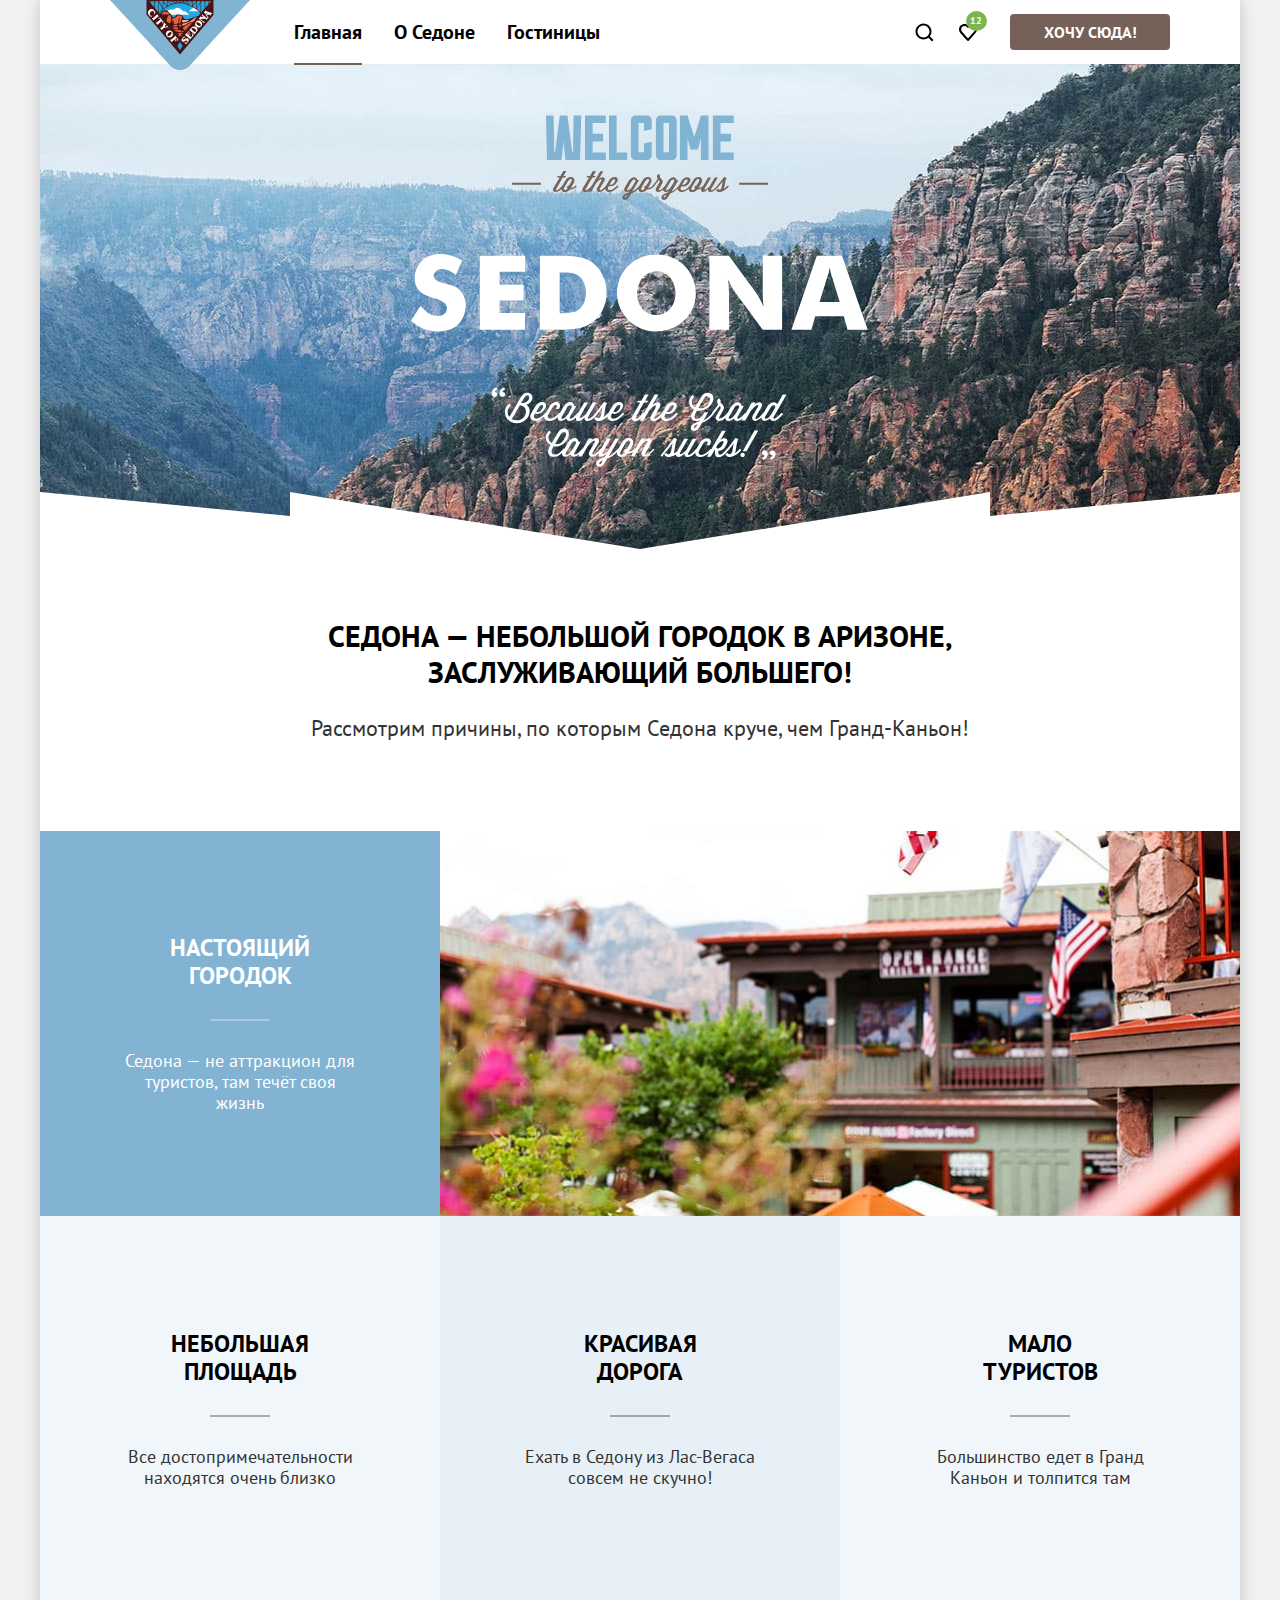
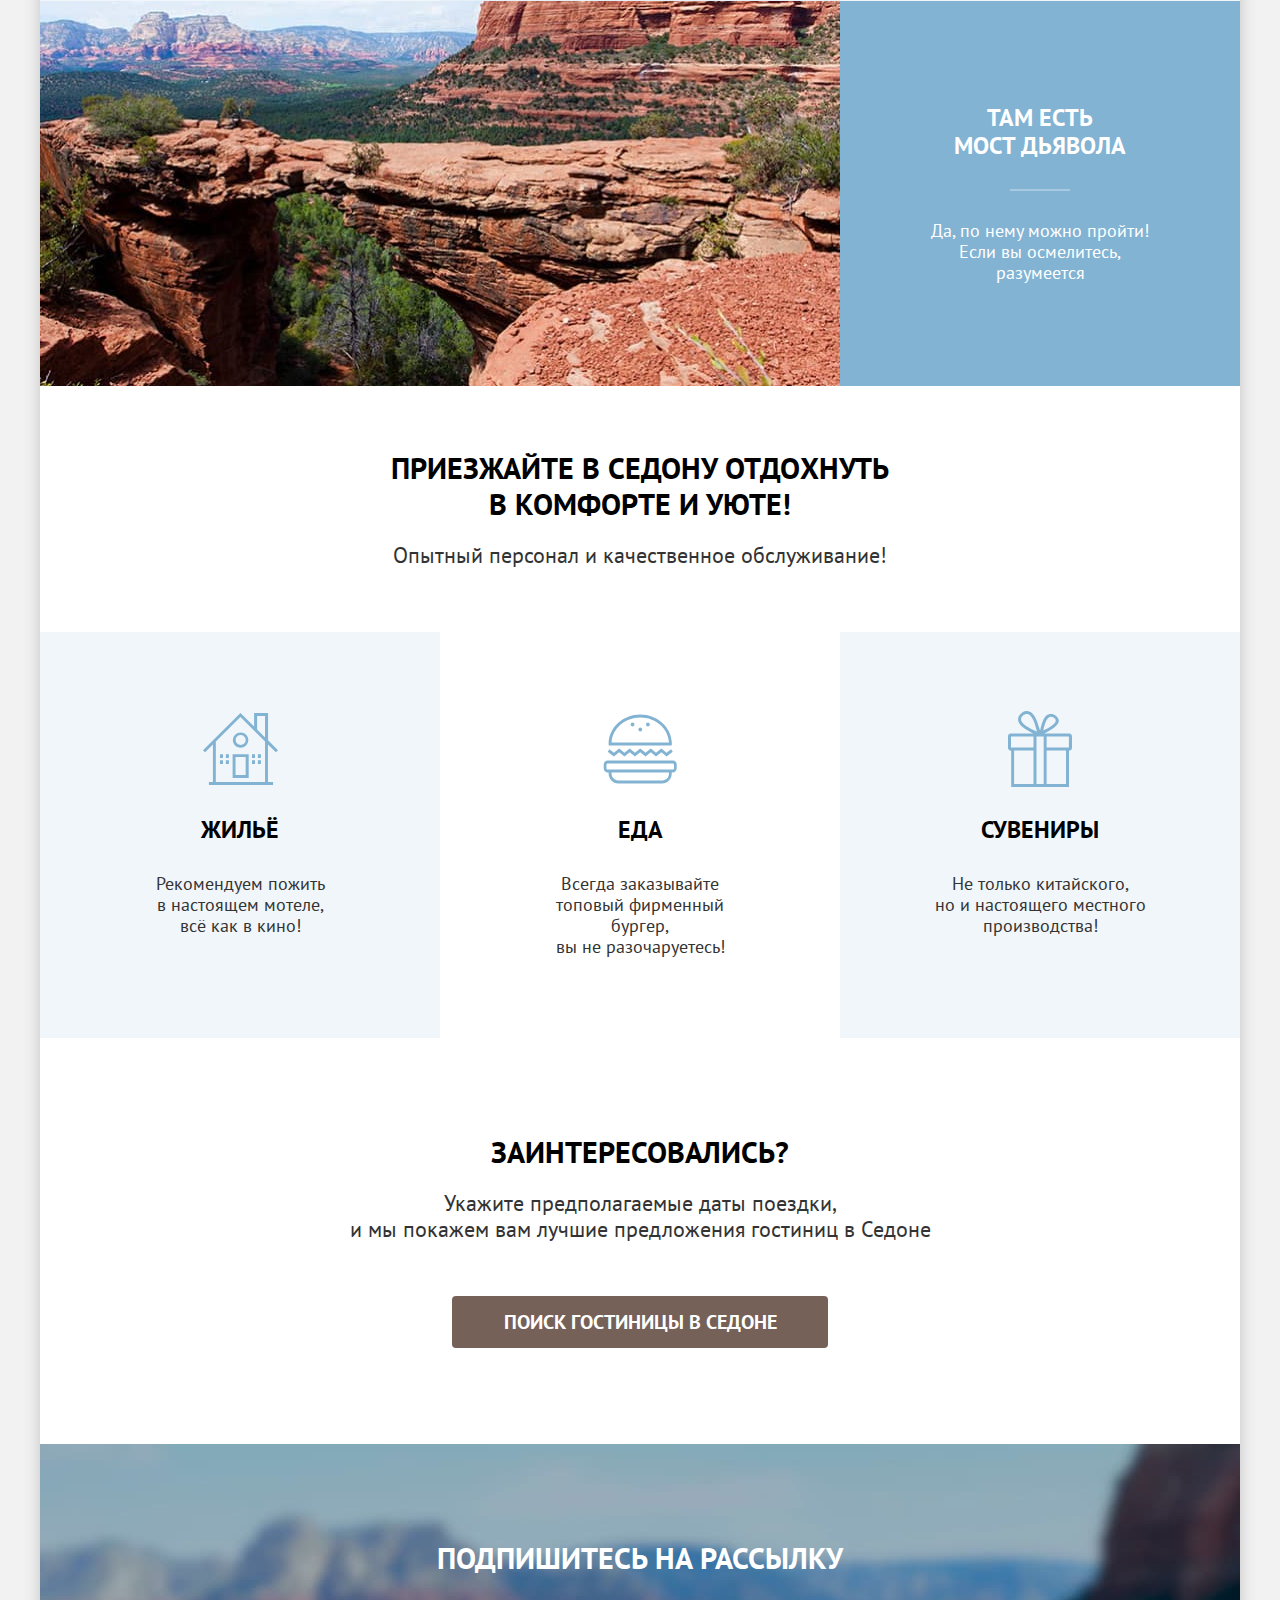
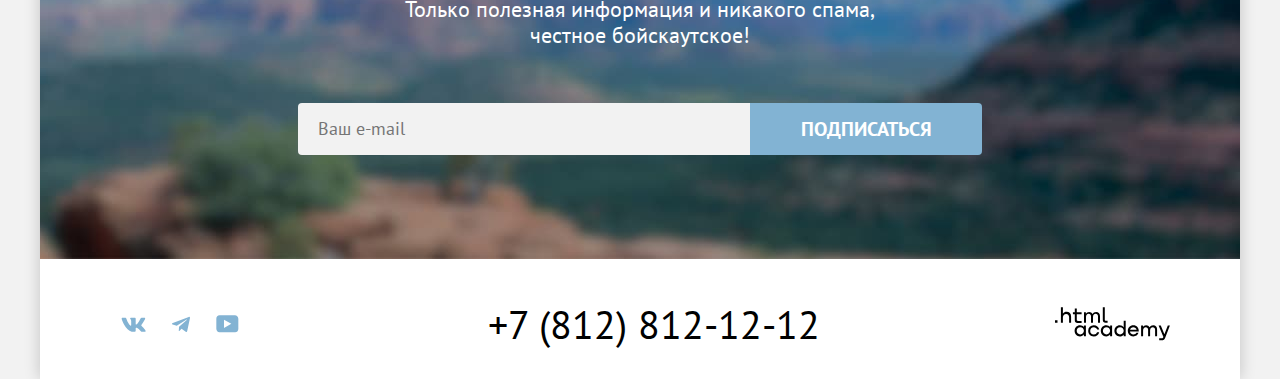
<file: index.html>
<!DOCTYPE html>
<html lang="ru">

  <head>
    <meta charset="utf-8">
    <title>HTML Academy: Седона</title>
    <link rel="icon" href="favicon.ico">
    <link rel="icon" type="image/png" href="images/favicon/favicon.png">
    <link rel="stylesheet" href="styles/styles.css">
  </head>

  <body>

    <div class="wrapper-body">

      <header class="page-header">
        <a class="logo-container">
          <img class="header-logo" src="images/logo/logo-sedona.svg" width="140" height="70" alt="Логотип Седона">
        </a>
        <nav class="navigation">
          <ul class="navigation-list">
            <li class="navigation-item">
              <a class="navigation-link navigation-link-current">Главная</a>
            </li>
            <li class="navigation-item">
              <a class="navigation-link" href="#">О седоне</a>
            </li>
            <li class="navigation-item">
              <a class="navigation-link" href="catalog.html">Гостиницы</a>
            </li>
          </ul>
        </nav>
        <ul class="navigation-list navigation-user">
          <li class="navigation-user-icon">
            <a class="navigation-icon search-icon" href="#">
              <span class="visually-hidden">Поиск</span>
            </a>
          </li>
          <li class="navigation-user-icon ">
            <a class="navigation-icon favorite-icon" href="#">
              <span class="visually-hidden">Избранное</span>
              <span class="favorite-text">12</span>
            </a>
          </li>
        </ul>
        <div class="button-header-container">
          <a class="button header-link-button" href="#">Хочу сюда!</a>
        </div>
      </header>

      <main class="main-container">
        <div class="page-container">
          <section class="hero">
            <h1 class="visually-hidden">Седона</h1>
            <img class="title-hero" src="/images/welcome.svg" width="458" height="352"
              alt="Welcome to the gorgeous Sedona, because the Grand Canyon sucks!">
          </section>

          <section class="reason">
            <div class="reason-header-container">
              <h2 class="reason-header-title">Седона — небольшой городок в Аризоне,<br>
                заслуживающий большего!</h2>
              <p class="reason-header-text">Рассмотрим причины, по которым Седона
                круче, чем Гранд-Каньон!</p>
            </div>
            <ul class="reason-list">
              <li class="reason-photo-item background-blue">
                <div class="wrapper-card">
                  <h3 class="reason-heading white">Настоящий<br>городок</h3>
                  <p class="reason-text white">Седона — не аттракцион для туристов,
                    там течёт своя жизнь</p>
                </div>
                <img class="reason-card-photo" src="/images/photo-1.jpg" width="800" height="384"
                  alt="Домики на фоне гор">
              </li>
              <li class="reason-item background-light-gray ">
                <h3 class="reason-heading">Небольшая<br>площадь</h3>
                <p class="reason-text">Все достопримечательности находятся очень близко</p>
              </li>
              <li class="reason-item background-gray">
                <h3 class="reason-heading">Красивая<br> дорога</h3>
                <p class="reason-text">Ехать в Седону из Лас-Вегаса совсем не скучно!</p>
              </li>
              <li class="reason-item background-light-gray ">
                <h3 class="reason-heading">Мало<br>туристов</h3>
                <p class="reason-text">Большинство едет в Гранд Каньон и толпится там</p>
              </li>
              <li class="reason-photo-item background-blue reverse-card">
                <div class="wrapper-card">
                  <h3 class="reason-heading white">Там есть<br>мост дьявола</h3>
                  <p class="reason-text white">Да, по нему можно пройти! Если вы осмелитесь, разумеется</p>
                </div>
                <img src="/images/photo-2.jpg" width="800" height="385" alt="Каньон, горы">
              </li>
            </ul>
          </section>

          <section class="advantages">
            <div class="advantages-header-container">
              <h2 class="advantages-header-title">Приезжайте в Седону отдохнуть<br>
                в комфорте и уюте!</h2>
              <p class="advantages-header-text">Опытный персонал и качественное обслуживание!</p>
            </div>
            <ul class="advantages-list">
              <li class="advantages-item background-light-gray house-icon">
                <h3 class="advantages-heading">Жильё</h3>
                <p class="advantages-text">Рекомендуем пожить<br> в настоящем мотеле,<br>
                  всё как в кино!</p>
              </li>
              <li class="advantages-item background-white burger-icon">
                <h3 class="advantages-heading">Еда</h3>
                <p class="advantages-text">Всегда заказывайте<br> топовый фирменный бургер,<br>
                  вы не разочаруетесь!</p>
              </li>
              <li class="advantages-item background-light-gray souvenir-icon">
                <h3 class="advantages-heading">Сувениры</h3>
                <p class="advantages-text">Не только китайского,<br> но и настоящего
                  местного<br>производства!</p>
              </li>
            </ul>
          </section>

          <section class="search">
            <h2 class="search-heading">Заинтересовались?</h2>
            <p class="search-text">Укажите предполагаемые даты поездки,<br>
              и мы покажем вам лучшие предложения гостиниц в Седоне</p>
            <a class="button search-button" href="#openModal">ПОИСК ГОСТИНИЦЫ В седоне</a>
          </section>

          <section class="subscribe">
            <h2 class="subscribe-heading">Подпишитесь на рассылку</h2>
            <p class="subscribe-text">Только полезная информация и никакого спама,<br> честное бойскаутское!</p>
            <form class="subscribe-form" action="https://echo.htmlacademy.ru/" method="post">
              <label for="subscribe-email" class="visually-hidden">Ваш e-mail</label>
              <input class="field" placeholder="Ваш e-mail" type="email" name="subscribe-email" id="subscribe-email"
                required>
              <button class="button subscribe-button" type="submit">
                <span class="subscribe-button-text">Подписаться</span>
              </button>
            </form>
          </section>
        </div>

      </main>

      <footer class="page-footer">
        <ul class="footer-social-list">
          <li class="footer-social-item">
            <a class="social-link" href="https://vk.com/htmlacademy">
              <svg class="social-icon" xmlns="http://www.w3.org/2000/svg" width="25" height="15" fill="none"
                viewBox="0 0 25 15">
                <path fill="#83B3D3" fill-rule="evenodd"
                  d="M24.12 1.8c.16-.54 0-.94-.8-.94H20.7c-.67 0-.98.34-1.15.73 0 0-1.33 3.2-3.22 5.27-.61.6-.9.8-1.23.8-.16 0-.41-.2-.41-.75v-5.1c0-.66-.19-.95-.74-.95H9.82c-.42 0-.67.3-.67.59 0 .62.95.76 1.04 2.51v3.8c0 .83-.15.98-.48.98-.9 0-3.06-3.2-4.34-6.88-.25-.72-.5-1-1.18-1H1.57c-.75 0-.9.34-.9.73 0 .68.89 4.07 4.14 8.55 2.17 3.06 5.23 4.72 8 4.72 1.68 0 1.88-.37 1.88-1v-2.32c0-.74.16-.88.7-.88.38 0 1.05.19 2.6 1.66 1.79 1.75 2.08 2.54 3.08 2.54h2.63c.75 0 1.12-.37.9-1.1-.23-.72-1.08-1.77-2.2-3.02-.62-.71-1.54-1.48-1.82-1.86-.39-.5-.28-.71 0-1.15 0 0 3.2-4.42 3.54-5.93Z"
                  clip-rule="evenodd" />
              </svg>
              <span class="visually-hidden">Вконтакте</span>
            </a>
          </li>
          <li class="footer-social-item">
            <a class="social-link" href="https://t.me/htmlacademy ">
              <span class="visually-hidden">Telegram</span>
              <svg class="social-icon" xmlns="http://www.w3.org/2000/svg" width="18" height="17" fill="none"
                viewBox="0 0 18 17">
                <path fill="#83B3D3"
                  d="M16.79.96.84 7.1c-1.09.44-1.08 1.05-.2 1.32l4.1 1.28 9.47-5.98c.44-.27.85-.13.52.17l-7.68 6.93-.28 4.22c.41 0 .6-.2.83-.41l1.99-1.94 4.13 3.06c.77.42 1.31.2 1.5-.71l2.72-12.8c.28-1.1-.43-1.61-1.16-1.28Z" />
              </svg>
            </a>
          </li>
          <li class="footer-social-item">
            <a class="social-link" href="https://www.youtube.com/user/htmlacademyru">
              <span class="visually-hidden">Youtube</span>
              <svg class="social-icon" xmlns="http://www.w3.org/2000/svg" width="23" height="18" fill="none"
                viewBox="0 0 23 18">
                <path fill="#83B3D3"
                  d="M18.94.36H3.51C1.65.36.33 1.95.33 3.76v10.09c0 1.91 1.32 3.5 3.18 3.5h15.65c1.64 0 3.17-1.59 3.17-3.4V3.76c-.22-1.8-1.53-3.4-3.39-3.4ZM7.99 12.89V4.82l7.34 4.04-7.34 4.03Z" />
              </svg>
            </a>
          </li>
        </ul>
        <a class="footer-telephone" href="tel:+78128121212">+7 (812) 812-12-12</a>
        <a class="footer-logo-container" href="https://htmlacademy.ru/">
          <svg class="footer-logo" aria-hidden="true" focusable="false" xmlns="http://www.w3.org/2000/svg" width="115"
            height="34" fill="none" viewBox="0 0 115 34">
            <path fill="#000"
              d="M0 13.26v2.6h2.5v-2.6H0ZM11.6 4.86c-1.6 0-2.8.7-3.6 1.7h-.1V.36h-2v15.5h2v-5.3c0-2.1 1.3-3.6 3.3-3.6 1.8 0 2.9 1.4 2.9 3.2v5.7h2v-6.1c.1-3-1.8-4.9-4.5-4.9ZM26.6 5.16h-4.8v-3.7h-2v3.8h-1.9v2h1.9v6c0 1.7 1 2.7 2.7 2.7h4.1v-2h-3.7c-.7 0-1.1-.4-1.1-1.1v-5.7h4.8v-2ZM41.1 4.96c-1.6 0-2.9.8-3.5 2.1h-.1c-.6-1.2-1.8-2.1-3.4-2.1-1.4 0-2.5.8-3.1 1.8h-.1v-1.6H29v10.6h2v-5.4c0-2 1-3.5 2.6-3.5 1.5 0 2.4 1 2.4 2.6v6.3h2v-5.6c0-2.4 1.4-3.3 2.6-3.3 1.5 0 2.4 1 2.4 2.6v6.3h2v-6.5c.1-2.5-1.4-4.3-3.9-4.3ZM47.8 13.06c0 1.7 1 2.7 2.8 2.7h2v-2h-1.7c-.7 0-1.1-.4-1.1-1.1V.36h-2v12.7ZM28.9 20.06c-.9-1.1-2.2-1.8-3.9-1.8-3.1 0-5.4 2.3-5.4 5.6s2.3 5.6 5.4 5.6c1.8 0 3-.8 3.8-1.9h.1v1.6h2v-10.6h-2v1.5Zm-3.6 7.4c-2.2 0-3.6-1.6-3.6-3.6s1.4-3.6 3.6-3.6 3.6 1.6 3.6 3.6c0 1.9-1.4 3.6-3.6 3.6ZM44.2 22.36c-.5-2.4-2.6-4.1-5.4-4.1a5.4 5.4 0 0 0-5.6 5.6c0 3.1 2.2 5.6 5.6 5.6 2.8 0 4.9-1.8 5.4-4.2h-2.1a3.4 3.4 0 0 1-3.3 2.3c-2.2 0-3.6-1.6-3.6-3.6s1.4-3.6 3.6-3.6c1.6 0 2.8 1 3.3 2.2h2.1v-.2ZM55.1 20.06c-.9-1.1-2.2-1.8-3.9-1.8-3.1 0-5.4 2.3-5.4 5.6s2.3 5.6 5.4 5.6c1.8 0 3-.8 3.8-1.9h.1v1.6h2v-10.6h-2v1.5Zm-3.6 7.4c-2.2 0-3.6-1.6-3.6-3.6s1.4-3.6 3.6-3.6 3.6 1.6 3.6 3.6c0 1.9-1.5 3.6-3.6 3.6ZM68.7 20.16c-.9-1.1-2.2-1.9-3.9-1.9-3.1 0-5.4 2.3-5.4 5.6s2.2 5.6 5.4 5.6c1.7 0 3-.8 3.8-1.8h.1v1.5h2v-15.4h-2v6.4Zm-3.6 7.3c-2.2 0-3.6-1.6-3.6-3.6s1.4-3.6 3.6-3.6 3.6 1.6 3.6 3.6c-.1 2-1.5 3.6-3.6 3.6ZM78.3 18.26c-3.3 0-5.5 2.5-5.5 5.6 0 3 2.1 5.6 5.5 5.6 2.5 0 4.5-1.3 5.2-3.6h-2.1c-.5 1-1.6 1.6-3 1.6-1.9 0-3.3-1.3-3.4-2.9h8.8c.2-3.6-2-6.3-5.5-6.3Zm0 1.9c1.7 0 3 1 3.3 2.6h-6.5c.3-1.5 1.5-2.6 3.2-2.6ZM98.2 18.26c-1.6 0-2.9.8-3.6 2h-.1c-.6-1.2-1.8-2-3.4-2-1.4 0-2.5.7-3.1 1.8v-1.5h-1.9v10.6h2v-5.4c0-2 1-3.4 2.6-3.5 1.5 0 2.4 1 2.4 2.6v6.3h2v-5.6c0-2.4 1.4-3.3 2.6-3.3 1.5 0 2.4 1 2.4 2.6v6.3h2v-6.5c.1-2.6-1.4-4.4-3.9-4.4ZM109.4 27.36l-3.6-8.9h-2.2l4.8 11.6c-.3.9-.7 1.2-1.7 1.2h-2.5v2h2.5c1.8 0 2.8-.8 3.5-2.6l4.7-12.2h-2.1l-3.4 8.9Z" />
          </svg>
        </a>
      </footer>

    </div>

    <div class="modal-container modal-container-close" id="openModal">
      <div class="modal">
        <a class="modal-close-button" href="#"><span class="visually-hidden">Закрыть</span></a>
        <section class="modal-content">
          <h2 class="modal-title">Поиск гостиницы в Седоне</h2>
          <form class="modal-form" action="https://echo.htmlacademy.ru/" method="post">
            <div class="modal-row start-date">
              <label for="start-date">
                <span class="modal-form-label">Дата заезда:</span>
              </label>
              <div>
                <input class="modal-input-date" type="text" name="start-date" id="start-date" placeholder="Укажите дату"
                  required>
                <svg class="input-date-icon" xmlns="http://www.w3.org/2000/svg" width="16" height="15" fill="none"
                  viewBox="0 0 16 15">
                  <path fill="#000" d="M5.75 10c.3 0 .5-.2.5-.5s-.2-.5-.5-.5-.5.2-.5.5.2.5.5.5Z" />
                  <path fill="#000" d="M15 2h-2V0h-1v2H4V0H3v2H1c-.6 0-1 .4-1 1v11c0 .5.4 1 1 1h14c.5 0 1-.5
                   1-1V3c0-.6-.5-1-1-1Zm0 12H1V7h14v7ZM1 6V3h2v2h1V3h8v2h1V3h2v3H1Z" />
                  <path fill="#000" d="M8 10c.3 0 .5-.2.5-.5S8.3 9 8 9s-.5.2-.5.5.2.5.5.5Zm2.25 0c.3
                  0 .5-.2.5-.5s-.2-.5-.5-.5-.5.2-.5.5.2.5.5.5Zm-4.5 1c-.3 0-.5.2-.5.5s.2.5.5.5.5-.2.5-.5-.2-.5-.5-.5ZM3.5
                   10c.3 0 .5-.2.5-.5S3.8 9 3.5 9s-.5.2-.5.5.2.5.5.5Zm0 1c-.3 0-.5.2-.5.5s.2.5.5.5.5-.2.5-.5-.2-.5-.5-.5ZM8
                    11c-.3 0-.5.2-.5.5s.2.5.5.5.5-.2.5-.5-.2-.5-.5-.5Zm2.25 0c-.3
                    0-.5.2-.5.5s.2.5.5.5.5-.2.5-.5-.2-.5-.5-.5Zm2.25-1c.3 0
                    .5-.2.5-.5s-.2-.5-.5-.5-.5.2-.5.5.2.5.5.5Zm0 1c-.3 0-.5.2-.5.5s.2.5.5.5.5-.2.5-.5-.2-.5-.5-.5Z" />
                </svg>
                <span class="invalid-date">Мы не можем отправить вас в прошлое.</span>
              </div>
            </div>
            <div class="modal-row last-date">
              <label for="last-date">
                <span class="modal-form-label">Дата выезда:</span>
              </label>
              <div>
                <input class="modal-input-date" type="text" name="last-date" id="last-date" placeholder="Укажите дату"
                  required>
                <svg class="input-date-icon" xmlns="http://www.w3.org/2000/svg" width="16" height="15" fill="none"
                  viewBox="0 0 16 15">
                  <path fill="#000" d="M5.75 10c.3 0 .5-.2.5-.5s-.2-.5-.5-.5-.5.2-.5.5.2.5.5.5Z" />
                  <path fill="#000" d="M15 2h-2V0h-1v2H4V0H3v2H1c-.6 0-1 .4-1 1v11c0 .5.4 1 1 1h14c.5 0 1-.5
                     1-1V3c0-.6-.5-1-1-1Zm0 12H1V7h14v7ZM1 6V3h2v2h1V3h8v2h1V3h2v3H1Z" />
                  <path fill="#000"
                    d="M8 10c.3 0 .5-.2.5-.5S8.3 9 8 9s-.5.2-.5.5.2.5.5.5Zm2.25 0c.3
                    0 .5-.2.5-.5s-.2-.5-.5-.5-.5.2-.5.5.2.5.5.5Zm-4.5 1c-.3 0-.5.2-.5.5s.2.5.5.5.5-.2.5-.5-.2-.5-.5-.5ZM3.5
                     10c.3 0 .5-.2.5-.5S3.8 9 3.5 9s-.5.2-.5.5.2.5.5.5Zm0 1c-.3 0-.5.2-.5.5s.2.5.5.5.5-.2.5-.5-.2-.5-.5-.5ZM8
                      11c-.3 0-.5.2-.5.5s.2.5.5.5.5-.2.5-.5-.2-.5-.5-.5Zm2.25 0c-.3
                      0-.5.2-.5.5s.2.5.5.5.5-.2.5-.5-.2-.5-.5-.5Zm2.25-1c.3 0
                      .5-.2.5-.5s-.2-.5-.5-.5-.5.2-.5.5.2.5.5.5Zm0 1c-.3 0-.5.2-.5.5s.2.5.5.5.5-.2.5-.5-.2-.5-.5-.5Z" />
                </svg>
                <span class="valid-date">На эти даты есть свободные номера. Пока есть.</span>
              </div>
            </div>
            <div class="row-column">
              <div class="row-item1">
                <label for="adults-count">
                  <span class="modal-form-label">Взрослые:</span>
                </label>
                <input class="modal-input-people-counter" type="number" name="adults-count" id="adults-count" min="1"
                max="10" value="2" required>
                <button class="button-counter counter-minus" type="button">
                  <svg class="background-counter-minus counter" xmlns="http://www.w3.org/2000/svg" width="14"
                    height="14" fill="none" viewBox="0 0 14 2">
                    <path fill="currentColor" d="M0 0v2h14V0H0Z" />
                  </svg>
                </button>
                <button class="button-counter counter-plus" type="button">
                  <svg class="background-counter-plus counter" xmlns="http://www.w3.org/2000/svg" width="14" height="14"
                    fill="none" viewBox="0 0 14 14">
                    <path fill="currentColor" d="M14 6H8V0H6v6H0v2h6v6h2V8h6V6Z" />
                  </svg>
                </button>
              </div>
              <div class="row-item2 modal-form-children">
                <span class=" form-label-icon">
                  <label class="label-row-icon" for="children-count">
                    Дети:
                  </label>
                  <span class="tooltip">
                    <button class="tooltip-toggle" type="button" aria-labelledby="tooltip-label-children">
                      <svg class="tooltip-icon" xmlns="http://www.w3.org/2000/svg" width="26" height="26" fill="none"
                        viewBox="0 0 26 26">
                        <circle cx="13" cy="13" r="13" fill="currentColor" />
                        <path fill="#fff" fill-rule="evenodd" d="M12 7h2v2h-2V7Zm2 12h-2v-9h2v9Z" clip-rule="evenodd" />
                      </svg>
                    </button>
                    <span class="tooltip-text" role="tooltip" id="tooltip-label-children">Укажите количество
                      детей, которые будут с вами, возраст которых от 6 до 18 лет.
                      Дети до 6 лет размещаются бесплатно.</span>
                  </span>
                </span>
                <input class="modal-input-people-counter" type="number" name="children-count"
                  id="children-count" min="1" max="10" value="2" required>
                <button class="button-counter counter-minus" type="button">
                  <svg class="background-counter-minus counter" xmlns="http://www.w3.org/2000/svg" width="14"
                    height="14" fill="none" viewBox="0 0 14 2">
                    <path fill="currentColor" d="M0 0v2h14V0H0Z" />
                  </svg>
                </button>
                <button class="button-counter counter-plus" type="button">
                  <svg class="background-counter-plus counter" xmlns="http://www.w3.org/2000/svg" width="14" height="14"
                    fill="none" viewBox="0 0 14 14">
                    <path fill="currentColor" d="M14 6H8V0H6v6H0v2h6v6h2V8h6V6Z" />
                  </svg>
                </button>
              </div>
            </div>
            <button class="modal-form-button" type="submit">
              Найти
            </button>
          </form>
        </section>
      </div>
    </div>

  </body>

</html>
</file>
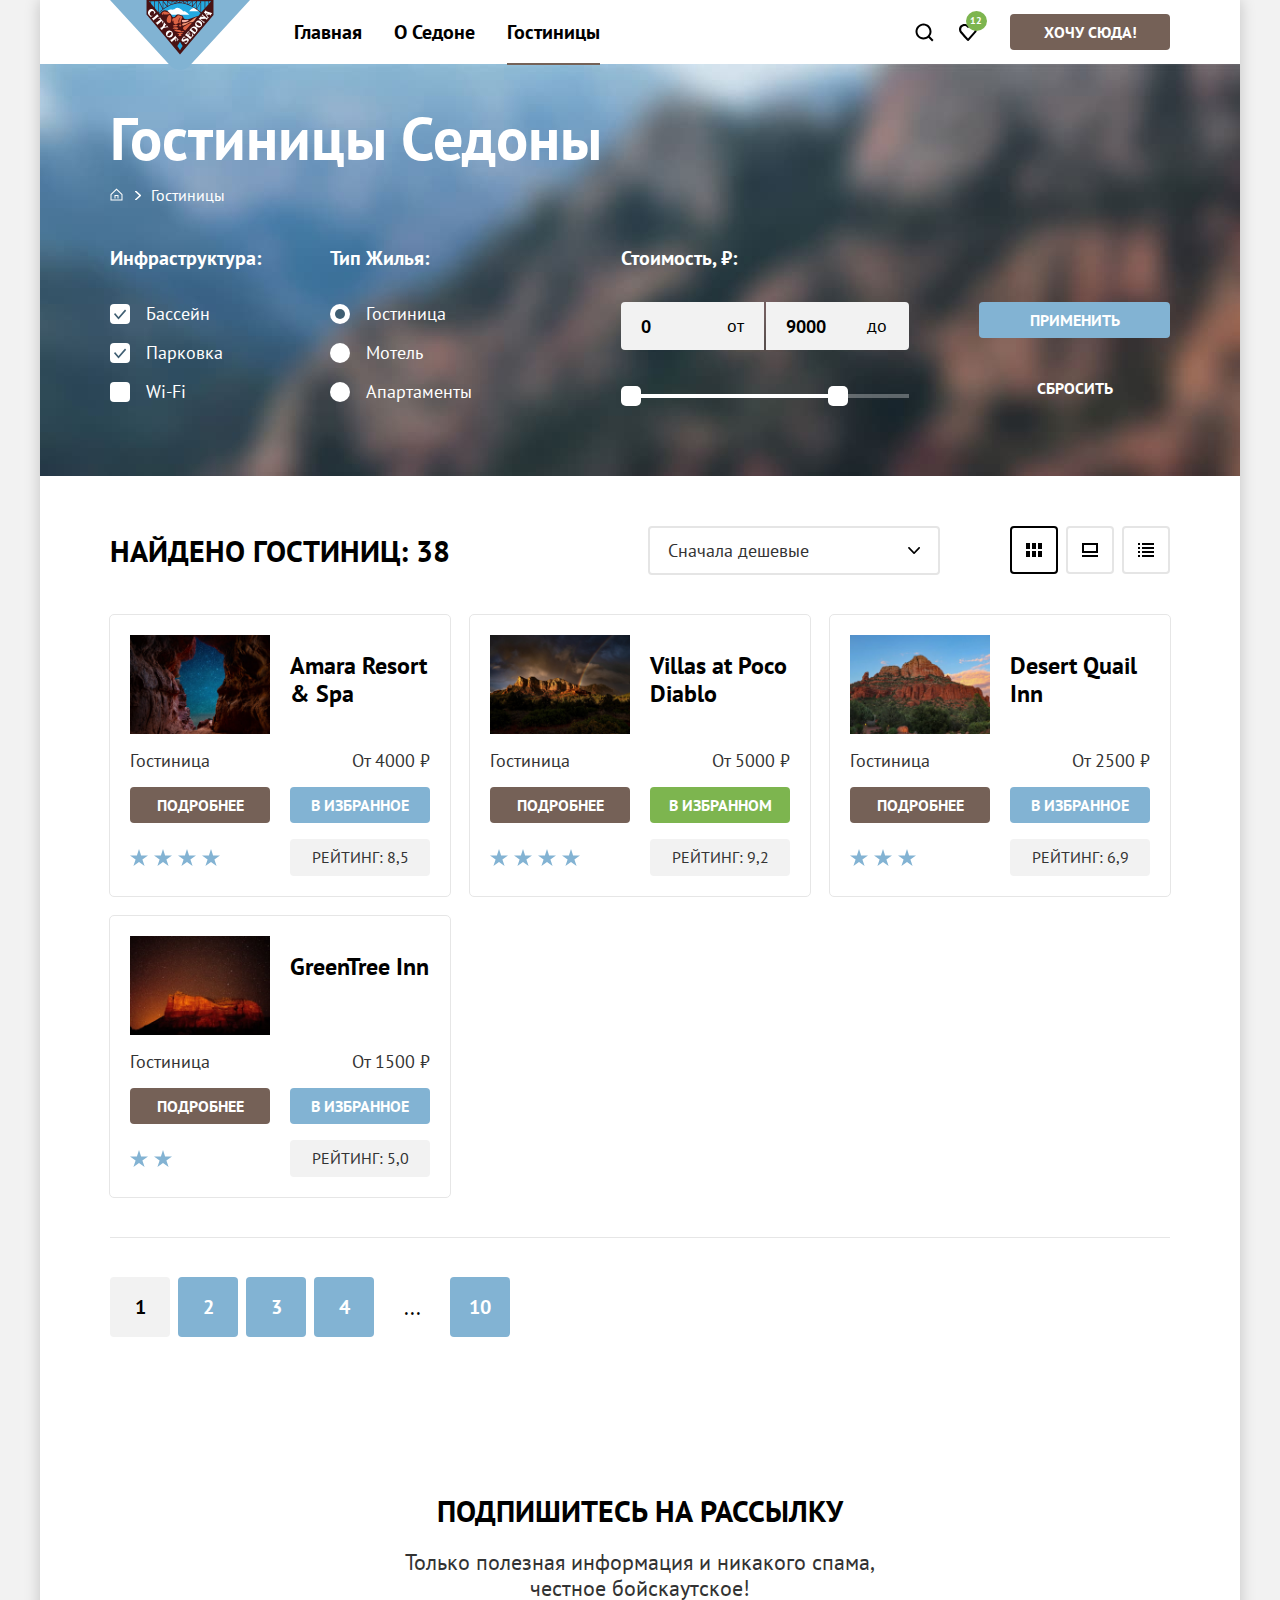
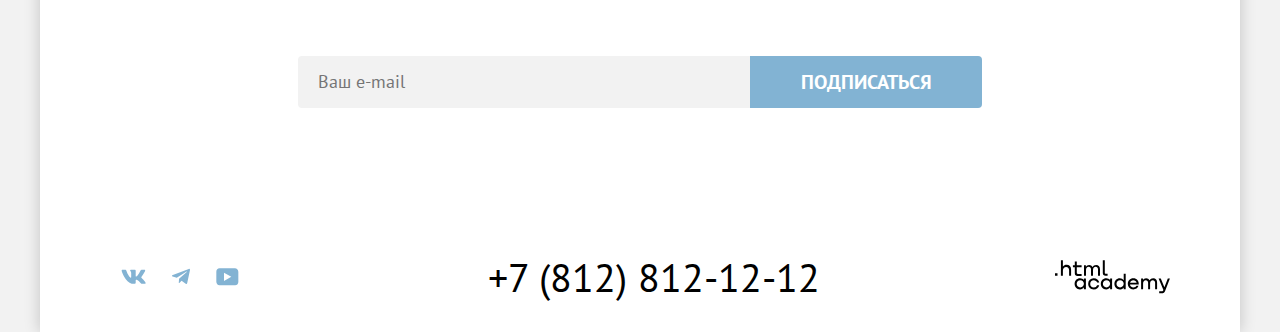
<file: catalog.html>
<!DOCTYPE html>
<html lang="ru">

  <head>
    <meta charset="UTF-8">
    <title>Каталог</title>
    <link rel="icon" href="favicon.ico">
    <link rel="icon" type="image/png" href="images/favicon/favicon.png">
    <link rel="stylesheet" href="styles/styles.css">
  </head>

  <body>

    <div class="wrapper-body">

      <header class="page-header">
        <a class="logo-container" href="index.html">
          <img class="header-logo" src="images/logo/logo-sedona.svg" width="140" height="70" alt="Логотип Седона">
        </a>
        <nav class="navigation">
          <ul class="navigation-list">
            <li class="navigation-item">
              <a class="navigation-link" href="index.html">Главная</a>
            </li>
            <li class="navigation-item">
              <a class="navigation-link" href="#">О седоне</a>
            </li>
            <li class="navigation-item">
              <a class="navigation-link  navigation-link-current">Гостиницы</a>
            </li>
          </ul>
        </nav>
        <ul class="navigation-list navigation-user">
          <li class="navigation-user-icon">
            <a class="navigation-icon search-icon" href="#">
              <span class="visually-hidden">Поиск</span>
            </a>
          </li>
          <li class="navigation-user-icon">
            <a class="navigation-icon favorite-icon" href="#">
              <span class="visually-hidden">Избранное</span>
              <span class="favorite-text">12</span>
            </a>
          </li>
        </ul>
        <div class="button-header-container">
          <a class="button header-link-button" href="#">Хочу сюда!</a>
        </div>
      </header>

      <main class="main-container">

        <div class="page-container">
          <section class="inner-header">
            <div class="wrapper-inner-header">
              <h1 class="inner-header-title">Гостиницы Седоны</h1>
              <ol class="breadcrumbs-list">
                <li class="breadcrumbs-item">
                  <a class="breadcrumbs-item-home" href="index.html"><span class="visually-hidden">Главная</span></a>
                </li>
                <li class="breadcrumbs-item">
                  <a class="breadcrumbs-link" href="#">Гостиницы</a>
                </li>
              </ol>
              <h2 class="visually-hidden">Список фильтров для гостиниц</h2>
              <form class="catalog-filter" action="https://echo.htmlacademy.ru/" method="get">
                <fieldset class="catalog-filter-group">
                  <legend class="catalog-filter-title">Инфраструктура:</legend>
                  <ul class="catalog-filter-list">
                    <li class="catalog-filter-item">
                      <label class="control">
                        <input class="visually-hidden control-input" type="checkbox" name="infrastructure"
                          value="swimming-pool" checked>
                        <span class="control-mark"></span>
                        <span class="control-label">Бассейн</span>
                      </label>
                    </li>
                    <li class="catalog-filter-item">
                      <label class="control">
                        <input class="visually-hidden control-input" type="checkbox" name="infrastructure"
                          value="parking" checked>
                        <span class="control-mark"></span>
                        <span class="control-label">Парковка</span>
                      </label>
                    </li>
                    <li class="catalog-filter-item">
                      <label class="control">
                        <input class="visually-hidden control-input" type="checkbox" name="infrastructure"
                          value="wi-fi">
                        <span class="control-mark"></span>
                        <span class="control-label">Wi-Fi</span>
                      </label>
                    </li>
                  </ul>
                </fieldset>
                <fieldset class="catalog-filter-group">
                  <legend class="catalog-filter-title">Тип жилья:</legend>
                  <ul class="catalog-filter-list">
                    <li class="catalog-filter-item">
                      <label class="control">
                        <input class="visually-hidden control-input" type="radio" name="type-housing" value="hotel"
                          checked>
                        <span class="control-mark"></span>
                        <span class="control-label">Гостиница</span>
                      </label>
                    </li>
                    <li class="catalog-filter-item">
                      <label class="control">
                        <input class="visually-hidden control-input" type="radio" name="type-housing" value="motel">
                        <span class="control-mark"></span>
                        <span class="control-label">Мотель</span>
                      </label>
                    </li>
                    <li class="catalog-filter-item">
                      <label class="control">
                        <input class="visually-hidden control-input" type="radio" name="type-housing"
                          value="apartments">
                        <span class="control-mark"></span>
                        <span class="control-label">Апартаменты</span>
                      </label>
                    </li>
                  </ul>
                </fieldset>
                <fieldset class="catalog-filter-group range-price-group">
                  <legend class="catalog-filter-title">Стоимость, ₽:</legend>
                  <div class="range">
                    <div class="range-wrapper-inputs">
                      <label class="control-label-input">
                        <input class="price-input price-input-left" type="number" name="price-min" value="0">
                        <span class="price-input-text">от</span>
                      </label>
                      <label class="control-label-input">
                        <input class="price-input price-input-rigth" type="number" name="price-max" value="9000">
                        <span class="price-input-text">до</span>
                      </label>
                    </div>
                    <div class="range-price-scale">
                      <div class="range-price-bar" style="left: 0; width: 227px">
                        <button class="range-price-toggle toggle-min" type="button">
                          <span class="visually-hidden">Изменить минимальную цену</span>
                        </button>
                        <button class="range-price-toggle toggle-max" type="button">
                          <span class="visually-hidden">Изменить максимальную цену</span>
                        </button>
                      </div>
                    </div>
                  </div>
                </fieldset>
                <div class="catalog-filter-button">
                  <button class="button control-button-submit" type="submit">Применить</button>
                  <button class="button control-button-reset" type="reset">Сбросить</button>
                </div>
              </form>
            </div>
          </section>

          <section class="catalog">
            <h2 class="visually-hidden">Каталог гостиниц</h2>
            <div class="catalog-header">
              <span class="search-result">Найдено гостиниц: 38</span>
              <div class="sorting-container">
                <div class="select">
                  <select class="select-control" aria-label="Сортировка">
                    <option value="cheap" selected>Сначала дешевые</option>
                    <option value="expensive">Сначала дорогие</option>
                    <option value="popular">Сначала популярное</option>
                  </select>
                </div>
                <ol class="sorting-card-list">
                  <li class="sorting-card-item">
                    <button class="sorting-card-button icon-view" type="button">
                      <span class="visually-hidden">Сортировка значками</span>
                    </button>
                  </li>
                  <li class="sorting-card-item">
                    <button class="sorting-card-button tile-view" type="button">
                      <span class="visually-hidden">Сортировка плиткой</span>
                    </button>
                  </li>
                  <li class="sorting-card-item">
                    <button class="sorting-card-button list-view" type="button">
                      <span class="visually-hidden">Сортировка списком</span>
                    </button>
                  </li>
                </ol>
              </div>
            </div>
            <ul class="catalog-list">
              <li class="catalog-item">
                <img class="catalog-item-image" src="/images/catalog/hotel-1.jpg" width="300" height="212" alt="#">
                <h3 class="catalog-item-title">Amara Resort & Spa</h3>
                <span class="catalog-item-text">Гостиница</span>
                <span class="catalog-item-text text-price">От 4000 ₽</span>
                <a class="button-detail button" href="#">ПОДРОБНЕЕ</a>
                <button class="button-favorites button" type="button">В ИЗБРАННОЕ</button>
                <div>
                  <span class="raiting-star"></span>
                  <span class="raiting-star"></span>
                  <span class="raiting-star"></span>
                  <span class="raiting-star"></span>
                </div>
                <span class="rating-stars-item-text">Рейтинг: 8,5</span>
              </li>
              <li class="catalog-item">
                <img class="catalog-item-image" src="/images/catalog/hotel-2.jpg" width="300" height="212" alt="#">
                <h3 class="catalog-item-title">Villas at Poco Diablo</h3>
                <span class="catalog-item-text">Гостиница</span>
                <span class="catalog-item-text text-price">От 5000 ₽</span>
                <a class="button-detail button" href="#">ПОДРОБНЕЕ</a>
                <button class="button-favorites button btn-favorites-active" type="button">В ИЗБРАННОМ</button>
                <div>
                  <span class="raiting-star"></span>
                  <span class="raiting-star"></span>
                  <span class="raiting-star"></span>
                  <span class="raiting-star"></span>
                </div>
                <span class="rating-stars-item-text">Рейтинг: 9,2</span>
              </li>
              <li class="catalog-item">
                <img class="catalog-item-image" src="/images/catalog/hotel-3.jpg" width="300" height="212" alt="#">
                <h3 class="catalog-item-title">Desert Quail Inn</h3>
                <span class="catalog-item-text">Гостиница</span>
                <span class="catalog-item-text text-price">От 2500 ₽</span>
                <a class="button-detail button" href="#">ПОДРОБНЕЕ</a>
                <button class="button-favorites button" type="button">В ИЗБРАННОЕ</button>
                <div>
                  <span class="raiting-star"></span>
                  <span class="raiting-star"></span>
                  <span class="raiting-star"></span>
                </div>
                <span class="rating-stars-item-text">Рейтинг: 6,9</span>
              </li>
              <li class="catalog-item">
                <img class="catalog-item-image" src="/images/catalog/hotel-4.jpg" width="300" height="212" alt="#">
                <h3 class="catalog-item-title">GreenTree Inn</h3>
                <span class="catalog-item-text">Гостиница</span>
                <span class="catalog-item-text text-price">От 1500 ₽</span>
                <a class="button-detail button" href="#">ПОДРОБНЕЕ</a>
                <button class="button-favorites button" type="button">В ИЗБРАННОЕ</button>
                <div>
                  <span class="raiting-star"></span>
                  <span class="raiting-star"></span>
                </div>
                <span class="rating-stars-item-text">Рейтинг: 5,0</span>
              </li>
            </ul>
            <div class="pagination-catalog">
              <ol class="pagination-catalog-list">
                <li class="pagination-item">
                  <a class="button pagination-link pagination-current" href="#">1</a>
                </li>
                <li class="pagination-item">
                  <a class="button pagination-link" href="#">2</a>
                </li>
                <li class="pagination-item">
                  <a class="button pagination-link" href="#">3</a>
                </li>
                <li class="pagination-item">
                  <a class="button pagination-link" href="#">4</a>
                </li>
                <li class="pagination-item">
                  <a class="pagination-space">...</a>
                </li>
                <li class="pagination-item">
                  <a class="button pagination-link" href="#">10</a>
                </li>
              </ol>
            </div>
          </section>

          <section class="subscribe subscribe-inner">
            <h2 class="subscribe-heading subscribe-heading-inner">Подпишитесь на рассылку</h2>
            <p class="subscribe-text subscribe-text-inner">Только полезная информация и никакого спама,<br> честное
              бойскаутское!</p>
            <form class="subscribe-form" action="https://echo.htmlacademy.ru/" method="post">
              <label for="subscribe-email" class="visually-hidden">Ваш e-mail</label>
              <input class="field" placeholder="Ваш e-mail" type="email" name="subscribe-email" id="subscribe-email"
                required>
              <button class="button subscribe-button" type="submit">
                <span class="subscribe-button-text">Подписаться</span>
              </button>
            </form>
          </section>
        </div>

      </main>

      <footer class="page-footer">
        <ul class="footer-social-list">
          <li class="footer-social-item">
            <a class="social-link" href="https://vk.com/htmlacademy">
              <svg class="social-icon" aria-hidden="true" focusable="false" xmlns="http://www.w3.org/2000/svg"
                width="25" height="15" fill="none" viewBox="0 0 25 15">
                <path fill="#83B3D3" fill-rule="evenodd"
                  d="M24.12 1.8c.16-.54 0-.94-.8-.94H20.7c-.67 0-.98.34-1.15.73 0 0-1.33 3.2-3.22 5.27-.61.6-.9.8-1.23.8-.16 0-.41-.2-.41-.75v-5.1c0-.66-.19-.95-.74-.95H9.82c-.42 0-.67.3-.67.59 0 .62.95.76 1.04 2.51v3.8c0 .83-.15.98-.48.98-.9 0-3.06-3.2-4.34-6.88-.25-.72-.5-1-1.18-1H1.57c-.75 0-.9.34-.9.73 0 .68.89 4.07 4.14 8.55 2.17 3.06 5.23 4.72 8 4.72 1.68 0 1.88-.37 1.88-1v-2.32c0-.74.16-.88.7-.88.38 0 1.05.19 2.6 1.66 1.79 1.75 2.08 2.54 3.08 2.54h2.63c.75 0 1.12-.37.9-1.1-.23-.72-1.08-1.77-2.2-3.02-.62-.71-1.54-1.48-1.82-1.86-.39-.5-.28-.71 0-1.15 0 0 3.2-4.42 3.54-5.93Z"
                  clip-rule="evenodd" />
              </svg>
              <span class="visually-hidden">Вконтакте</span>
            </a>
          </li>
          <li class="footer-social-item">
            <a class="social-link" href="https://t.me/htmlacademy ">
              <span class="visually-hidden">Telegram</span>
              <svg class="social-icon" aria-hidden="true" focusable="false" xmlns="http://www.w3.org/2000/svg"
                width="18" height="17" fill="none" viewBox="0 0 18 17">
                <path fill="#83B3D3"
                  d="M16.79.96.84 7.1c-1.09.44-1.08 1.05-.2 1.32l4.1 1.28 9.47-5.98c.44-.27.85-.13.52.17l-7.68 6.93-.28 4.22c.41 0 .6-.2.83-.41l1.99-1.94 4.13 3.06c.77.42 1.31.2 1.5-.71l2.72-12.8c.28-1.1-.43-1.61-1.16-1.28Z" />
              </svg>
            </a>
          </li>
          <li class="footer-social-item">
            <a class="social-link" href="https://www.youtube.com/user/htmlacademyru">
              <span class="visually-hidden">Youtube</span>
              <svg class="social-icon" aria-hidden="true" focusable="false" xmlns="http://www.w3.org/2000/svg"
                width="23" height="18" fill="none" viewBox="0 0 23 18">
                <path fill="#83B3D3"
                  d="M18.94.36H3.51C1.65.36.33 1.95.33 3.76v10.09c0 1.91 1.32 3.5 3.18 3.5h15.65c1.64 0 3.17-1.59 3.17-3.4V3.76c-.22-1.8-1.53-3.4-3.39-3.4ZM7.99 12.89V4.82l7.34 4.04-7.34 4.03Z" />
              </svg>
            </a>
          </li>
        </ul>
        <a class="footer-telephone" href="tel:+78128121212">+7 (812) 812-12-12</a>
        <a class="footer-logo-container" href="https://htmlacademy.ru/">
          <svg class="footer-logo" aria-hidden="true" focusable="false" xmlns="http://www.w3.org/2000/svg" width="115"
            height="34" fill="none" viewBox="0 0 115 34">
            <path fill="#000"
              d="M0 13.26v2.6h2.5v-2.6H0ZM11.6 4.86c-1.6 0-2.8.7-3.6 1.7h-.1V.36h-2v15.5h2v-5.3c0-2.1 1.3-3.6 3.3-3.6 1.8 0 2.9 1.4 2.9 3.2v5.7h2v-6.1c.1-3-1.8-4.9-4.5-4.9ZM26.6 5.16h-4.8v-3.7h-2v3.8h-1.9v2h1.9v6c0 1.7 1 2.7 2.7 2.7h4.1v-2h-3.7c-.7 0-1.1-.4-1.1-1.1v-5.7h4.8v-2ZM41.1 4.96c-1.6 0-2.9.8-3.5 2.1h-.1c-.6-1.2-1.8-2.1-3.4-2.1-1.4 0-2.5.8-3.1 1.8h-.1v-1.6H29v10.6h2v-5.4c0-2 1-3.5 2.6-3.5 1.5 0 2.4 1 2.4 2.6v6.3h2v-5.6c0-2.4 1.4-3.3 2.6-3.3 1.5 0 2.4 1 2.4 2.6v6.3h2v-6.5c.1-2.5-1.4-4.3-3.9-4.3ZM47.8 13.06c0 1.7 1 2.7 2.8 2.7h2v-2h-1.7c-.7 0-1.1-.4-1.1-1.1V.36h-2v12.7ZM28.9 20.06c-.9-1.1-2.2-1.8-3.9-1.8-3.1 0-5.4 2.3-5.4 5.6s2.3 5.6 5.4 5.6c1.8 0 3-.8 3.8-1.9h.1v1.6h2v-10.6h-2v1.5Zm-3.6 7.4c-2.2 0-3.6-1.6-3.6-3.6s1.4-3.6 3.6-3.6 3.6 1.6 3.6 3.6c0 1.9-1.4 3.6-3.6 3.6ZM44.2 22.36c-.5-2.4-2.6-4.1-5.4-4.1a5.4 5.4 0 0 0-5.6 5.6c0 3.1 2.2 5.6 5.6 5.6 2.8 0 4.9-1.8 5.4-4.2h-2.1a3.4 3.4 0 0 1-3.3 2.3c-2.2 0-3.6-1.6-3.6-3.6s1.4-3.6 3.6-3.6c1.6 0 2.8 1 3.3 2.2h2.1v-.2ZM55.1 20.06c-.9-1.1-2.2-1.8-3.9-1.8-3.1 0-5.4 2.3-5.4 5.6s2.3 5.6 5.4 5.6c1.8 0 3-.8 3.8-1.9h.1v1.6h2v-10.6h-2v1.5Zm-3.6 7.4c-2.2 0-3.6-1.6-3.6-3.6s1.4-3.6 3.6-3.6 3.6 1.6 3.6 3.6c0 1.9-1.5 3.6-3.6 3.6ZM68.7 20.16c-.9-1.1-2.2-1.9-3.9-1.9-3.1 0-5.4 2.3-5.4 5.6s2.2 5.6 5.4 5.6c1.7 0 3-.8 3.8-1.8h.1v1.5h2v-15.4h-2v6.4Zm-3.6 7.3c-2.2 0-3.6-1.6-3.6-3.6s1.4-3.6 3.6-3.6 3.6 1.6 3.6 3.6c-.1 2-1.5 3.6-3.6 3.6ZM78.3 18.26c-3.3 0-5.5 2.5-5.5 5.6 0 3 2.1 5.6 5.5 5.6 2.5 0 4.5-1.3 5.2-3.6h-2.1c-.5 1-1.6 1.6-3 1.6-1.9 0-3.3-1.3-3.4-2.9h8.8c.2-3.6-2-6.3-5.5-6.3Zm0 1.9c1.7 0 3 1 3.3 2.6h-6.5c.3-1.5 1.5-2.6 3.2-2.6ZM98.2 18.26c-1.6 0-2.9.8-3.6 2h-.1c-.6-1.2-1.8-2-3.4-2-1.4 0-2.5.7-3.1 1.8v-1.5h-1.9v10.6h2v-5.4c0-2 1-3.4 2.6-3.5 1.5 0 2.4 1 2.4 2.6v6.3h2v-5.6c0-2.4 1.4-3.3 2.6-3.3 1.5 0 2.4 1 2.4 2.6v6.3h2v-6.5c.1-2.6-1.4-4.4-3.9-4.4ZM109.4 27.36l-3.6-8.9h-2.2l4.8 11.6c-.3.9-.7 1.2-1.7 1.2h-2.5v2h2.5c1.8 0 2.8-.8 3.5-2.6l4.7-12.2h-2.1l-3.4 8.9Z" />
          </svg>
        </a>
      </footer>

    </div>

  </body>

</html>
</file>
<file: styles/styles.css>
@font-face {
  font-family: "PT Sans";
  font-style: normal;
  font-weight: 400;
  src: url("../fonts/ptsans-400.woff2") format("woff2");
  font-display: swap;
}

@font-face {
  font-family: "PT Sans";
  font-style: normal;
  font-weight: 700;
  src: url("../fonts/ptsans-700.woff2") format("woff2");
  font-display: swap;
}

/* Общие стили */
html {
  height: 100%;
}

body {
  min-width: 1280px;
  min-height: 100%;
  margin: 0 auto;
  display: flex;
  flex-direction: column;
  font-family: "PT Sans", sans-serif;
  font-style: normal;
  font-weight: 400;
  font-size: 18px;
  line-height: 21px;
  color: #333333;
  background-color: #F2F2F2;
}

.wrapper-body {
  min-width: 1000px;
  min-height: 100%;
  margin: 0 auto;
  display: flex;
  flex-direction: column;
  flex-grow: 1;
  background-color: #FFFFFF;
  box-shadow: 0 0 15px rgba(0, 0, 0, 0.2);
}

.main-container {
  width: 1200px;
  margin: 0 auto;
  flex-grow: 1;
  background-color: #FFFFFF;

}

.page-container {
  width: 1200px;
  margin: 0 auto;
}


img {
  max-width: 100%;
  height: auto;
  object-fit: contain;
}

.visually-hidden {
  position: absolute;
  width: 1px;
  height: 1px;
  margin: -1px;
  border: 0;
  padding: 0;
  clip: rect(0 0 0 0);
  overflow: hidden;
}

.button {
  font-family: "PT Sans", sans-serif;
  font-style: normal;
  font-size: 16px;
  line-height: 20px;
  font-weight: 700;
  text-align: center;
  border: none;
  text-decoration: none;
  text-transform: uppercase;
  box-sizing: border-box;
  color: #FFFFFF;
  border-radius: 4px;
  margin: 0;
  padding: 8px 10px;
  cursor: pointer;
  user-select: none;
}

/* Состояния элементов */
.navigation-link:hover,
.navigation-link:focus {
  background-color: #F2F2F2;
  color: #68A2CA;
  transition: color 1s;
}

.navigation-link:active {
  background-color: #3F5E72;
}

.navigation-icon:hover,
.navigation-icon:focus {
  background-color: #83B3D3;
  transition: background-color 3s;
}

.navigation-icon:active {
  background-color: #3F5E72;
}

.button:disabled,
.button:disabled:hover {
  color: #FFFFFF;
  background-color: #E5E5E5;
}

.button:hover,
.button:focus {
  background-color: #615048;
}

.button:active {
  color: rgba(255, 255, 255, 0.3);
  background-color: #756157;
}

.subscribe-button:hover,
.subscribe-button:focus,
.button-favorites:hover,
.button-favorites:focus,
.pagination-link:hover,
.pagination-link:focus {
  background-color: #68A2CA;
}

.subscribe-button:active,
.button-favorites:active,
.pagination-link:active {
  color: rgba(255, 255, 255, 0.3);
  background-color: #82B3D3;
}

.btn-favorites-active:hover,
.btn-favorites-active:focus {
  background-color: #6C9E42;
}

.pagination-current:hover,
.pagination-current:focus,
.pagination-current:active {
  color: #000000;
  background-color: #F2F2F2;
}

.social-link:hover path,
.social-link:focus path {
  fill: #68A2CA;
}

.social-link:active path {
  opacity: 0.3;
}

.footer-telephone:hover,
.footer-telephone:focus {
  color: #756157;
}

.footer-telephone:active {
  opacity: 0.3;
}

.footer-logo-container:hover path,
.footer-logo-container:focus path {
  fill: #756157;
}

.footer-logo-container:active path {
  opacity: 0.3;
}

.breadcrumbs-link:hover {
  color: rgba(255, 255, 255, 0.6);
}

.breadcrumbs-link:active {
  color: rgba(255, 255, 255, 0.3);
}

.control-button-submit:hover,
.control-button-submit:focus {
  background-color: #68A2CA;
}

.control-button-submit:active {
  color: rgba(255, 255, 255, 0.3);
  background-color: #82B3D3
}

.control-button-reset:hover {
  opacity: 0.6;
  background-color: rgba(0, 0, 0, 0);
}

.control-button-reset:focus {
  outline: 3px solid #83B3D3;
  background-color: rgba(0, 0, 0, 0);
}

.control-button-reset:active {
  color: rgba(255, 255, 255, 0.3);
  background-color: rgba(0, 0, 0, 0);
}

.control-button-reset:disabled {
  color: rgba(255, 255, 255, 0.1);
  background-color: rgba(0, 0, 0, 0);
}

.sorting-card-button:hover {
  border-color: #000000;
}

.sorting-card-button:focus {
  border-color: #68A2CA;
  outline: 0;
}

.sorting-card-button:active {
  border-color: #000000;
}


/* Стили для header */
.page-header {
  width: 1200px;
  min-height: 64px;
  display: flex;
  flex-wrap: wrap;
  justify-content: flex-start;
  margin: 0 auto;
  padding: 0 70px;
  background-color: #FFFFFF;
  box-sizing: border-box;
}

.logo-container {
  width: 140px;
  height: 64px;
  margin-right: 28px;
}

.header-logo {
  position: relative;
  top: 0;
  left: 0;
}

.navigation {
  display: flex;
  justify-content: flex-start;
  margin-right: auto;
}

.navigation-list {
  max-width: 470px;
  font-weight: 700;
  font-size: 20px;
  line-height: 24px;
  text-transform: capitalize;
  list-style-type: none;
  display: flex;
  flex-wrap: wrap;
  justify-content: flex-start;
  align-items: center;
  margin: 0;
  padding: 0;
}

.navigation-item {
  max-width: 150px;
  min-height: 64px;
  display: flex;
  flex-wrap: wrap;
  justify-content: center;
  align-items: center;
  box-sizing: border-box;
}

.navigation-user {
  max-width: 240px;
  margin-right: 20px;
  justify-content: flex-end;
}

.navigation-user-icon {
  min-width: 44px;
  min-height: 64px;
  position: relative;
  display: flex;
  flex-direction: row;
  justify-content: center;
  align-items: center;
}

.navigation-icon {
  min-width: 44px;
  display: block;
  text-decoration: none;
}

.navigation-link {
  display: block;
  position: relative;
  padding: 20px 16px;
  word-break: break-all;
  color: #000000;
  text-decoration: none;
  user-select: none;
}

.favorite-text {
  position: absolute;
  min-width: 20px;
  padding: 5px 5px 5px 4px;
  left: 20px;
  top: 11px;
  font-size: 10px;
  line-height: 10px;
  text-align: center;
  color: #FFFFFF;
  background-color: #7DB54F;
  border-radius: 50%;
  box-sizing: border-box;
}

.search-icon {
  position: absolute;
  top: 0;
  right: 0;
  bottom: 0;
  left: 0;
  background-image: url(../images/icon/search.svg);
  background-position: center;
  background-repeat: no-repeat;
  background-size: 44px 64px;
}

.favorite-icon {
  position: absolute;
  top: 0;
  right: 0;
  bottom: 0;
  left: 0;
  background-image: url(../images/icon/heart.svg);
  background-position: center;
  background-repeat: no-repeat;
  background-size: 18px 17px;
}

.navigation-link-current::after {
  position: absolute;
  top: 63px;
  left: 16px;
  right: 16px;
  padding: 0 6px;
  border: 1px solid #756257;
  content: "";
}

.button-header-container {
  display: flex;
  align-items: center;
}

.header-link-button {
  width: 160px;
  background-color: #756157;
}



/* Стили для main */
.hero {
  display: flex;
  justify-content: center;
  background-color: #D9EAF2;
  background-image: url(../images/vector-hero-background.svg),
    url(../images/hero-background.jpg);
  background-repeat: no-repeat, no-repeat;
  background-position: center bottom, top left;
  background-size: contain, cover;

}

.title-hero {
  padding: 51px 0 82px 0;
}

/*Блок Причин*/
.reason {
  display: flex;
  flex-direction: column;
  word-break: break-word;
}

.reason-header-container {
  display: flex;
  flex-direction: column;
  flex-wrap: wrap;
  justify-content: center;
  padding: 69px 200px;
  margin-bottom: 21px
}

.reason-header-title {
  font-weight: 700;
  font-size: 30px;
  line-height: 36px;
  text-align: center;
  text-transform: uppercase;
  color: #000000;
  margin: 0 0 25px;
}

.reason-header-text {
  font-size: 22px;
  line-height: 26px;
  text-align: center;
  margin: 0;
}

.reason-list {
  display: flex;
  flex-wrap: wrap;
  justify-content: flex-start;
  margin: 0;
  padding: 0;
  list-style-type: none;
}

.reason-item {
  max-width: 400px;
  min-height: 385px;
  padding: 114px 84px 100px;
  display: flex;
  flex-direction: column;
  justify-content: flex-start;
  align-items: center;
  box-sizing: border-box;
}

.reason-photo-item {
  display: flex;
  flex-direction: column;
  justify-content: flex-start;
  align-items: center;
}

.reason-card-photo {
  height: 100%;
  object-fit: cover;
}

.wrapper-card {
  position: relative;
  max-width: 400px;
  min-height: 385px;
  height: 100%;
  padding: 103px 85px 100px;
  display: flex;
  flex-direction: column;
  justify-content: flex-start;
  align-items: center;
  box-sizing: border-box;
}


/*Фоны карточек причин и преимуществ*/
.background-light-gray {
  background: rgba(131, 179, 211, 0.12);
}

.background-blue {
  width: 1200px;
  flex-direction: row;
  background-color: #82B3D3;
}

.background-white {
  background-color: #FFFFFF;
}

.background-gray {
  background: rgba(131, 179, 211, 0.2);
}

.reverse-card {
  flex-direction: row-reverse;
}

.reason-heading {
  width: 230px;
  position: relative;
  font-weight: 700;
  font-size: 24px;
  line-height: 28px;
  text-align: center;
  text-transform: uppercase;
  color: #000000;
  margin: 0 0 60px;
  padding: 0
}

.reason-heading::before {
  position: absolute;
  left: 50%;
  bottom: -31px;
  width: 60px;
  height: 2px;
  margin-left: -30px;
  background-color: rgba(0, 0, 0, 0.3);
  content: "";
}

.wrapper-card .reason-heading::before {
  position: absolute;
  left: 50%;
  bottom: -31px;
  width: 60px;
  height: 2px;
  margin-left: -30px;
  background-color: rgba(255, 255, 255, 0.3);
  content: "";
}

.white {
  color: #FFFFFF;
}

.reason-text {
  text-align: center;
  margin: 0;
}

/*Блок Преимуществ*/
.advantages {
  display: flex;
  flex-wrap: wrap;
  flex-direction: column;
  justify-content: center;
  margin: 0;
  padding: 0;
  word-break: break-word;
}

.advantages-header-container {
  display: flex;
  flex-wrap: wrap;
  flex-direction: column;
  justify-content: center;
  padding: 64px 200px;
}

.advantages-header-title {
  font-weight: 700;
  font-size: 30px;
  line-height: 36px;
  text-align: center;
  color: #000000;
  text-transform: uppercase;
  margin: 0 0 20px 0;
}

.advantages-header-text {
  font-size: 22px;
  line-height: 26px;
  text-align: center;
  margin: 0;
}

.advantages-list {
  display: flex;
  flex-wrap: wrap;
  justify-content: flex-start;
  margin: 0;
  padding: 0;
  list-style-type: none;
}

.advantages-item {
  max-width: 400px;
  display: flex;
  flex-direction: column;
  flex-wrap: wrap;
  justify-content: flex-start;
  text-align: center;
  padding: 184px 85px 81px;
  box-sizing: border-box;
}

.advantages-heading {
  width: 230px;
  font-weight: 700;
  font-size: 24px;
  line-height: 28px;
  text-align: center;
  text-transform: uppercase;
  color: #000000;
  margin: 0 0 29px 0;
}

.advantages-text {
  font-size: 18px;
  line-height: 21px;
  text-align: center;
  margin: 0;
}

.house-icon {
  background-image: url(../images/icon/house.svg);
  background-repeat: no-repeat;
  background-position: 50% 81px;
  background-size: 75px 72px;
}

.burger-icon {
  background-image: url(../images/icon/food-burger.svg);
  background-repeat: no-repeat;
  background-position: 50% 82px;
  background-size: 74px 70px;
}

.souvenir-icon {
  background-image: url(../images/icon/souvenir-boxgift.svg);
  background-repeat: no-repeat;
  background-position: 50% 79px;
  background-size: 64px 76px;
}

/*Блок поиска гостиницы*/
.search {
  display: flex;
  flex-wrap: wrap;
  flex-direction: column;
  justify-content: center;
  padding: 96px 304px;
  word-break: break-word;
}

.search-heading {
  font-weight: 700;
  font-size: 30px;
  line-height: 36px;
  text-align: center;
  color: #000000;
  text-transform: uppercase;
  margin: 0 0 20px 0;
}

.search-text {
  font-size: 22px;
  line-height: 26px;
  text-align: center;
  margin: 0 0 54px 0;
}

.search-button {
  width: 376px;
  margin: 0 auto;
  font-size: 20px;
  line-height: 36px;
  background-color: #756157;
  box-sizing: border-box;
}

/*Блок подписки на рассылку */
.subscribe {
  display: flex;
  flex-direction: column;
  justify-content: center;
  color: #FFFFFF;
  background-color: #416998;
  background-image: url(../images/subscribe-background.jpg);
  background-repeat: no-repeat;
  background-size: cover;
  padding: 96px 258px 104px;
}

.subscribe-heading {
  font-weight: 700;
  font-size: 30px;
  line-height: 36px;
  text-align: center;
  text-transform: uppercase;
  margin: 0 0 20px;
}

.subscribe-text {
  font-size: 22px;
  line-height: 26px;
  text-align: center;
  margin: 0 0 55px;
}

.subscribe-form {
  display: flex;
  margin: 0 auto;
}

.field {
  width: 452px;
  padding: 14px 20px;
  margin: 0;
  font-family: "PT Sans", sans-serif;
  font-weight: 400;
  font-size: 18px;
  line-height: 24px;
  color: #000000;
  background-color: #F2F2F2;
  border: none;
  border-radius: 4px 0 0 4px;
  box-sizing: border-box;
}

.field:hover {
  background-color: #E6E6E6;
}

.field:focus {
  outline: 3px solid #83B3D3;
}

.field:focus-visible:not(:placeholder-shown) {
  outline: 2px solid #000000;
}

.subscribe-button {
  width: 232px;
  font-size: 20px;
  line-height: 36px;
  background-color: #82B3D3;
  border-radius: 0 4px 4px 0;
}

/*Подвал сайта*/
.page-footer {
  width: 1200px;
  margin: 0 auto;
  padding: 40px 70px 30px;
  display: flex;
  justify-content: flex-start;
  background-color: #FFFFFF;
  box-sizing: border-box;
}

.footer-social-list {
  max-width: 144px;
  min-width: 142px;
  margin: 0 41px 0 0;
  padding: 0;
  display: flex;
  flex-wrap: wrap;
  justify-content: flex-start;
  list-style-type: none;
}

.footer-social-item {
  position: relative;
  min-width: 47px;
  padding: 5px 0 5px;
}

.footer-social-item .button {
  color: #000000;
  text-decoration: none;
}

.social-link {
  min-height: 40px;
  position: relative;
  display: block;
  text-decoration: none;
  text-align: center;
}

.social-icon {
  position: absolute;
  top: 0;
  left: 0;
  right: 0;
  bottom: 0;
  margin: auto;
}

.footer-telephone {
  min-width: 370px;
  max-width: 735px;
  display: inline-block;
  padding: 5px 5px;
  margin: 0 216px 0 176px;
  font-size: 40px;
  line-height: 40px;
  color: #000000;
  text-decoration: none;
  text-align: center;
  text-transform: uppercase;
  box-sizing: border-box;
}

.footer-logo-container {
  min-width: 115px;
  max-height: 50px;
  text-decoration: none;
}

.footer-logo {
  min-height: 50px;
  display: inline-block;
  vertical-align: middle;
}

/*Страница Каталог*/
.inner-header {
  display: flex;
  flex-direction: column;
  padding: 35px 70px 53px;
  color: #FFFFFF;
  background-color: #68A2CA;
  background-image: url(../images/catalog/catalog-background.jpg);
  background-size: cover;
  background-repeat: no-repeat;
  box-sizing: border-box;
}

.inner-header-title {
  font-weight: 700;
  font-size: 60px;
  line-height: 78px;
  margin: 0 0 8px 0;
}

.breadcrumbs-list {
  display: flex;
  flex-wrap: wrap;
  margin: 0 0 40px 0;
  padding: 0;
  list-style-type: none;
}

.breadcrumbs-item {
  min-width: 13px;
  min-height: 21px;
  position: relative;
  font-size: 16px;
  margin-right: 7px;
}

.breadcrumbs-item-home {
  display: block;
  position: absolute;
  top: 3px;
  right: 0;
  bottom: 5px;
  left: 0;
  background-image: url(../images/icon/home.svg);
  background-repeat: no-repeat;
  background-position: center;
  background-size: 13px 15px;
  color: #FFFFFF;
  text-decoration: none;
}

.breadcrumbs-link {
  display: block;
  position: relative;
  padding-left: 21px;
  color: #FFFFFF;
  text-decoration: none;
  user-select: none;
}

.breadcrumbs-link::before {
  position: absolute;
  top: 6px;
  left: 5px;
  width: 6px;
  height: 9px;
  background-image: url(../images/icon/breadcrumbs-arrow.svg);
  background-repeat: no-repeat;
  background-position: center;
  content: "";
}

.catalog-filter {
  display: flex;
  flex-wrap: wrap;
  justify-content: flex-start;
  word-break: break-all;
}

.inner-filter-list {
  max-width: 440px;
  display: flex;
  flex-wrap: wrap;
}

.catalog-filter-group {
  width: 175px;
  display: flex;
  flex-wrap: wrap;
  margin: 0 45px 0 0;
  padding: 0;
  border: none;
}

.catalog-filter-list {
  line-height: 23px;
  margin: 0;
  margin-bottom: 20px;
  padding: 0;
  list-style-type: none;
}

.catalog-filter-item:not(:last-child) {
  margin: 0 0 16px 0;
}

.catalog-filter-item:last-child {
  margin: 0;
}

.range-price-group {
  max-width: 288px;
  min-height: 160px;
  margin-left: auto;
  margin-right: 70px;
}

.catalog-filter-title {
  font-style: normal;
  font-weight: 700;
  font-size: 20px;
  line-height: 24px;
  text-transform: capitalize;
  margin: 0 0 32px 0;
  padding: 0;
  user-select: none;
}

.control {
  position: relative;
  display: block;
  padding-left: 36px;
  user-select: none;
}

.control-mark {
  width: 20px;
  height: 20px;
  position: absolute;
  top: 2px;
  left: 0;
  background-color: #FFFFFF;
  border-radius: 4px;
}

.control:hover {
  opacity: 0.6;
}

.control-input:focus ~ .control-mark {
  outline: 3px solid #83B3D3;
}

.control:active {
  opacity: 0.3;
}

.control-input[type="checkbox"]:checked + .control-mark {
  background-image: url(../images/icon/checkbox-check.svg);
  background-repeat: no-repeat;
  background-position: 4px 5px;
}

.control-input[type="radio"] + .control-mark {
  border-radius: 50%;
}

.control-input[type="radio"]:checked + .control-mark::after {
  width: 10px;
  height: 10px;
  position: absolute;
  top: 5px;
  left: 5px;
  border-radius: 50%;
  background-color: #3F5E72;
  content: "";
}

.range-wrapper-inputs {
  margin: 0 0 44px;
}

.range-price-scale {
  height: 4px;
  position: relative;
  background-color: rgba(255, 255, 255, 0.3);
}

.range-price-bar {
  height: 4px;
  position: absolute;
  background-color: #FFFFFF;
}

.range-price-toggle {
  width: 20px;
  height: 20px;
  position: absolute;
  background-color: #FFFFFF;
  border: none;
  border-radius: 5px;
  cursor: pointer;
  margin: 0;
}

.range-price-toggle:hover {
  box-shadow: 0 4px 10px rgba(0, 0, 0, 0.25);
}

.range-price-toggle:focus {
  outline: 3px solid #83B3D3;
  box-shadow: 0 4px 10px rgba(0, 0, 0, 0.25);
}

.range-price-toggle:active {
  outline: 2px solid #83B3D3;
  box-shadow: 0 7px 15px rgba(0, 0, 0, 0.4);
}

.toggle-min {
  top: -8px;
  left: 0;
}

.toggle-max {
  top: -8px;
  right: 0;
}

.range-wrapper-inputs {
  display: flex;
  justify-content: center;
}

.catalog-filter-label {
  display: flex;
  margin-right: 5px;
}

.control-label-input {
  position: relative;
}

.price-input {
  width: 80px;
  position: relative;
  font-family: 'PT Sans', sans-serif;
  font-style: normal;
  font-weight: 700;
  font-size: 18px;
  line-height: 24px;
  padding: 13px 43px 11px 20px;
  margin: 0 2px 0 0;
  text-align: left;
  background-color: #F2F2F2;
  border: none;
  appearance: textfield;
}

.price-input::placeholder {
  color: #000000;
}

.price-input-text {
  position: absolute;
  line-height: 24px;
  z-index: 1;
  color: #000000;
  top: 12px;
  right: 22px;
}

.price-input-left {
  border-radius: 4px 0 0 4px;
}

.price-input-rigth {
  margin-right: 0;
  border-radius: 0 4px 4px 0;
}

.price-input::-webkit-outer-spin-button,
.price-input::-webkit-inner-spin-button {
  appearance: none;
  margin: 0;
}

.price-input:hover {
  background-color: #E6E6E6;
}

.price-input:focus {
  outline: 3px solid #83B3D3;
}

.price-input:focus-visible:not(:placeholder-shown) {
  outline: 2px solid #000000;
}

.catalog-filter-button {
  width: 191px;
  display: flex;
  flex-wrap: wrap;
  flex-direction: column;
  justify-content: flex-start;
  padding-top: 56px;
}

.control-button-submit {
  margin: 0 0 32px;
  background-color: #82B3D3;
  box-sizing: border-box;
}

.control-button-reset {
  background-color: rgba(0, 0, 0, 0);
  margin: 0 0 15px;
}

/*Каталог гостиниц*/
.catalog {
  display: flex;
  flex-direction: column;
  padding: 50px 70px 52px;
  word-break: break-word;
}

.catalog-header {
  display: flex;
  justify-content: space-between;
  margin-bottom: 40px;
}

.search-result {
  min-width: 350px;
  font-weight: 700;
  font-size: 30px;
  line-height: 36px;
  text-transform: uppercase;
  align-self: center;
  color: #000000;
}

.sorting-container {
  width: 522px;
  display: flex;
  justify-content: space-between;
}

.select {
  position: relative;
  display: flex;
  align-items: center;
  width: 292px;
  margin-right: auto;
}

.select-control {
  width: 100%;
  padding: 12px 18px 12px;
  padding-right: 48px;
  font: inherit;
  color: inherit;
  background-color: #ffffff;
  border: 2px solid #E5E5E5;
  border-radius: 4px;
  background-image: url("../images/icon/select-arrow.svg");
  background-repeat: no-repeat;
  background-position: right 18px center;
  appearance: none;
}

.select-control:hover {
  border-color: #68A2CA;
}

.select-control:focus {
  border-color: #68A2CA;
  outline: none;
}

.select-control:disabled {
  opacity: 0.3;
}

.sorting {
  font-family: "PT Sans", sans-serif;
  font-style: normal;
  font-weight: 400;
  font-size: 18px;
  line-height: 21px;
  margin: 0;
  padding: 0;
  color: #333333;
}

.sorting-card-button {
  width: 48px;
  font-family: "PT Sans", sans-serif;
  position: absolute;
  top: 0;
  right: 0;
  bottom: 0;
  left: 0;
  border: 2px solid #E5E5E5;
  background-color: #FFFFFF;
  border-radius: 4px;
  box-sizing: border-box;
  cursor: pointer;
}

.sorting-card-list {
  width: 160px;
  display: flex;
  flex-wrap: wrap;
  justify-content: space-between;
  margin: 0;
  padding: 0;
  list-style-type: none;
}

.sorting-card-item {
  position: relative;
  width: 48px;
  height: 48px;
  display: flex;
  justify-content: center;
  align-items: center;
  box-sizing: border-box;
}

.icon-view {
  border-color: #000000;
  background-image: url(../images/icon/icon-view.svg);
  background-repeat: no-repeat;
  background-position: center;
  background-size: 16px 14px;
}

.tile-view {
  background-image: url(../images/icon/tile-view.svg);
  background-repeat: no-repeat;
  background-position: center;
  background-size: 16px 14px;
}

.list-view {
  background-image: url(../images/icon/list-view.svg);
  background-repeat: no-repeat;
  background-position: center;
  background-size: 16px 14px;
}

.catalog-list {
  display: grid;
  grid-template-columns: 1fr 1fr 1fr;
  gap: 20px;
  margin: 0 0 80px;
  padding: 0;
  list-style-type: none;
}

.catalog-item {
  display: grid;
  grid-template-columns: 140px 140px;
  grid-template-rows: 1fr;
  gap: 16px 20px;
  margin: 0;
  padding: 20px;
  outline: 1px solid #E6E6E6;
  border-radius: 4px;
  box-sizing: border-box;
}

.catalog-item-link {
  padding: 0;
  margin: 0;
  text-decoration: none;
}

.catalog-item-header {
  grid-column: 1 / -1;
  margin: 0;
  margin-bottom: -1px;
  padding: 0;
  text-decoration: none;
}

.catalog-image-wrraper {
  display: block;
  margin: 0;
  padding: 0;
}

.catalog-image {
  display: block;
  margin: 0;
  padding: 0;
}

.catalog-item-title {
  display: inline-block;
  max-width: 300px;
  margin: 0;
  padding: 17px 0 0;
  font-weight: 700;
  font-size: 24px;
  line-height: 28px;
  color: #000000;
}

.button-detail {
  min-height: 36px;
  display: grid;
  align-items: center;
  background-color: #756157;
  box-sizing: border-box;
}

.button-favorites {
  min-height: 36px;
  border: none;
  background-color: #82B3D3;
}

.btn-favorites-active {
  background-color: #7DB54F;
}

.text-price {
  text-align: right;
}

.raiting-star {
  display: inline-block;
  width: 18px;
  height: 17px;
  background-image: url(../images/icon/star.svg);
  background-repeat: no-repeat;
  background-position: left center;
  margin: 10px 1px 0 0;
}

.rating-stars-item-text {
  min-height: 37px;
  display: grid;
  align-items: center;
  grid-column-start: 2;
  font-weight: 400;
  font-size: 16px;
  line-height: 20px;
  text-align: center;
  color: #333333;
  text-transform: uppercase;
  background-color: #F2F2F2;
  border-radius: 4px;
}



/* Пагинация */
.pagination-catalog {
  position: relative;
}

.pagination-catalog-list {
  display: flex;
  flex-wrap: wrap;
  margin: 0;
  padding: 0;
  list-style-type: none;
  position: relative;
}

.pagination-catalog::before {
  width: 1060px;
  height: 1px;
  position: absolute;
  top: -40px;
  left: 0;
  background-color:#E6E6E6;
  content: "";
}

.pagination-item:not(:last-child) {
  margin: 0 8px 8px 0;
}

.pagination-link {
  min-width: 60px;
  height: 60px;
  display: flex;
  justify-content: center;
  align-items: center;
  font-size: 20px;
  line-height: 36px;
  background-color: #82B3D3;
}

.pagination-current {
  color: #000000;
  background-color: #F2F2F2;
}

.pagination-space {
  min-width: 60px;
  height: 60px;
  display: flex;
  justify-content: center;
  align-items: center;
  font-size: 22px;
  line-height: 26px;
  text-decoration: none;
  color: #000000;
  background-color: #FFFFFF;
  padding: 8px 10px;
  box-sizing: border-box;
}

/* Блок подписки в каталоге */
.subscribe-inner {
  color: #000000;
  background-image: none;
  background-color: #FFFFFF;
}

.subscribe-text-inner {
  color: #333333;
}


/* Модальное окно */
.modal-container {
  width: 100%;
  height: 100%;
  position: fixed;
  top: 0;
  left: 0;
  display: grid;
  background-color: rgba(242, 242, 242, 0.8);
}

.modal-container-close {
  opacity: 0;
  visibility: hidden;
}

.modal-container:target {
  visibility: visible;
  opacity: 1;
  transition: all 2s;
}

.modal {
  position: relative;
  margin: auto;
  padding: 64px 70px 54px;
  background-color: #FFFFFF;
  border-radius: 30px;
  box-shadow: 0 25px 50px rgba(0, 0, 0, 0.15);
}

.modal-close-button {
  position: absolute;
  padding: 0;
  top: 64px;
  right: 52px;
  width: 52px;
  height: 52px;
  background-color: #F2F2F2;
  border-radius: 50%;
  border: none;
  cursor: pointer;
}

.modal-close-button:hover {
  background-color: #E6E6E6;
}

.modal-close-button:focus {
  outline: 3px solid #83B3D3;
}

.modal-close-button:active {
  opacity: 0.6;
  background-color: #E6E6E6;
  outline: none;
}


.modal-close-button::before {
  position: absolute;
  padding: 0;
  top: 25px;
  left: 18px;
  width: 17px;
  height: 2px;
  background-color: #000000;
  transform: rotate(-45deg);
  content: "";
}

.modal-close-button::after {
  position: absolute;
  padding: 0;
  top: 25px;
  left: 18px;
  width: 17px;
  height: 2px;
  background-color: #000000;
  transform: rotate(45deg);
  content: "";
}

.modal-content {
  display: grid;
  grid-template-columns: 1fr;
}

.modal-title {
  max-width: 540px;
  margin: 0;
  margin-bottom: 64px;
  font-family: "PT Sans", sans-serif;
  font-style: normal;
  font-weight: 700;
  font-size: 30px;
  line-height: 36px;
  color: #000000;
  text-transform: uppercase;
  user-select: none;
}

.modal-form {
  display: grid;
  grid-template-columns: 577px;
  margin: 0;
  padding: 0;
  word-break: break-word;
}

.modal-row {
  grid-column: 1 / -1;
  display: grid;
  grid-template-columns: 137px 440px;
  position: relative;
  margin: 0 0 22px;
  padding: 0;
}

.modal-form-label {
  display: grid;
  font-family: "PT Sans", sans-serif;
  font-weight: 700;
  font-size: 20px;
  line-height: 24px;
  text-transform: capitalize;
  align-items: start;
  color: #000000;
  margin: 0;
  padding: 12px 0;
  user-select: none;
}

.modal-input-date {
  width: 440px;
  height: 48px;
  grid-column: 2 / 4;
  font-family: "PT Sans", sans-serif;
  font-weight: 700;
  font-size: 18px;
  line-height: 24px;
  color: #000000;
  position: relative;
  margin: 0;
  margin-bottom: 4px;
  padding: 13px 45px 11px 20px;
  background-color: #F2F2F2;
  border-radius: 4px;
  border: none;
  box-sizing: border-box;
}

.input-date-icon {
  position: absolute;
  top: 16px;
  right: 22px;
}

.input-date-icon path {
  fill: rgba(117, 97, 87, 0.3);
}

.modal-input-date:focus-visible:not(:placeholder-shown) ~ .input-date-icon path {
  fill: #000000;
}

.modal-input-date:hover {
  background-color: #E6E6E6;
  color: rgba(0, 0, 0, 0.6)
}

.modal-input-date:focus {
  outline: 3px solid #83B3D3;
}

.modal-input-date:focus-visible:not(:placeholder-shown) {
  outline: 2px solid #000000;
}

.invalid-date {
  font-size: 16px;
  text-align: left;
  display: inline-block;
  position: relative;
  top: -1px;
  left: 0;
  margin: 0;
  padding: 0 20px;
  color: #FF5757;
  box-sizing: border-box;
}

.valid-date {
  font-size: 16px;
  text-align: left;
  display: inline-block;
  position: relative;
  top: -1px;
  left: 0;
  margin: 0;
  padding: 0 20px;
  color: #333333;
  box-sizing: border-box;
}

.row-column {
  grid-column: 1 / -1;
  display: grid;
  grid-template-columns: 247px 88px 1fr;
  margin: 0 0 48px;
  padding: 0;
}

.row-item1 {
  grid-column: 1 / 2;
  display: grid;
  grid-template-columns: 137px 40px 31px 40px;
  position: relative;
}

.row-item2 {
  grid-column: 3 / 4;
  position: relative;
}



.modal-form-children {
  display: grid;
  grid-template-columns: 85px 86px 31px;
}


.modal-input-people-counter {
  width: 31px;
  height: 48px;
  font-family: "PT Sans", sans-serif;
  font-weight: 700;
  font-size: 18px;
  line-height: 20px;
  text-align: center;
  grid-column: 3 / 4;
  grid-row: 1 / 2;
  margin: 0;
  padding: 15px 0 13px;
  background-color: #F2F2F2;
  border: none;
  box-sizing: border-box;
  appearance: textfield;
}

.modal-input-people-counter:hover {
  background-color: #E6E6E6;
  color: rgba(0, 0, 0, 0.6)
 }

 .modal-input-people-counter:focus {
  outline-offset: -3px;
  outline: 3px solid #83B3D3;
}

.modal-input-people-counter:focus-visible:not(:placeholder-shown) {
  outline-offset: -3px;
  outline: 2px solid #000000;
}

/* Chrome, Safari, Edge, Opera стрелки input type=number */
.modal-input-people-counter::-webkit-outer-spin-button,
.modal-input-people-counter::-webkit-inner-spin-button {
  -webkit-appearance: none;
  margin: 0;
}


.children-count-description {
  width: 26px;
  height: 26px;
  text-align: center;
  color: #FFFFFF;
  position: absolute;
  top: 11px;
  left: 59px;
  border-radius: 50%;
  background-color: #83B3D3;
  text-transform: lowercase;
}


.button-counter {
  width: 40px;
  height: 48px;
  margin: 0;
  padding: 0;
  border: none;
  cursor: pointer;
  background-color: #F2F2F2;
}

.counter {
  color: rgba(117, 97, 87, 0.3);
}

.counter-minus {
  position: absolute;
  top: 0;
  right: 70px;
}

.counter-plus {
  position: absolute;
  top: 0;
  right: 0;
}

.background-counter-minus {
  transform: translateY(1px);
}

.background-counter-plus {
  transform: translateY(1px);
}


.button-counter:hover .counter {
  color: #000000;
}

.button-counter:focus {
  outline: none;
}

.button-counter:focus .counter {
  color: #000000;
  outline: 3px solid #82B3D3;
  outline-offset: 3px;
  border-radius: 4px;
}

.button-counter:active .counter {
  color: rgba(117, 97, 87, 0.3);
  outline: none;
}

.form-label-icon {
  position: relative;
  padding: 12px 0;
}

.label-row-icon {
  font-family: "PT Sans", sans-serif;
  font-weight: 700;
  font-size: 20px;
  line-height: 24px;
  text-transform: capitalize;
  color: #000000;
  margin: 0;
  padding: 0;
  user-select: none;
}

.tooltip {
  position: absolute;
  margin-top: -1px;
  margin-left: 11px;
  width: 26px;
  height: 26px;
}

.tooltip-toggle {
  border: none;
  background-color: transparent;
  padding: 0;
  margin: 0;
  display: block;
}

.tooltip-icon {
  width: 100%;
  height: 100%;
  color: #83B3D3;
  display: block;
}

.tooltip-toggle:hover .tooltip-icon {
  color: #3F5E72;
}

.tooltip-toggle:active .tooltip-icon {
  color: #7DB54F;
}

.tooltip-text {
  width: 256px;
  position: absolute;
  top: 41px;
  left: 50%;
  font-family: "PT Sans", sans-serif;
  font-weight: 400;
  font-size: 16px;
  line-height: 20px;
  color: #FFFFFF;
  margin: 0;
  padding: 15px 18px 18px 22px;
  transform: translateX(-50%);
  z-index: 1;
  background-color: #333333;
  box-shadow: 0 15px 30px rgba(0, 0, 0, 0.3);
  border-radius: 10px;
  box-sizing: border-box;
  display: none;
}

.tooltip-toggle:hover + .tooltip-text,
.tooltip-toggle:focus + .tooltip-text {
  display: block;
}

.tooltip-text::after {
  position: absolute;
  left: 0;
  right: 0;
  bottom: 100%;
  margin-left: auto;
  margin-right: auto;
  width: 19px;
  height: 9px;
  background-image: url(../images/icon/modal-triangle.svg);
  content: '';
}

.modal-form-button {
  width: 577px;
  margin: 0;
  margin-bottom: 10px;
  padding: 18px 20px 18px 20px;
  grid-column: 1 / 4;
  font-family: "PT Sans", sans-serif;
  font-style: normal;
  font-weight: 700;
  font-size: 20px;
  line-height: 24px;
  text-align: center;
  text-transform: uppercase;
  color: #FFFFFF;
  background-color: #83B3D3;
  border: none;
  border-radius: 10px;
}

.modal-form-button:hover,
.modal-form-button:focus {
  background-color: #68A2CA;
  outline: none;
}

.modal-form-button:active {
  color: rgba(255, 255, 255, 0.3);
}

.modal-form-button:disabled {
  color: #FFFFFF;
  background-color: #E5E5E5;
}
</file>
